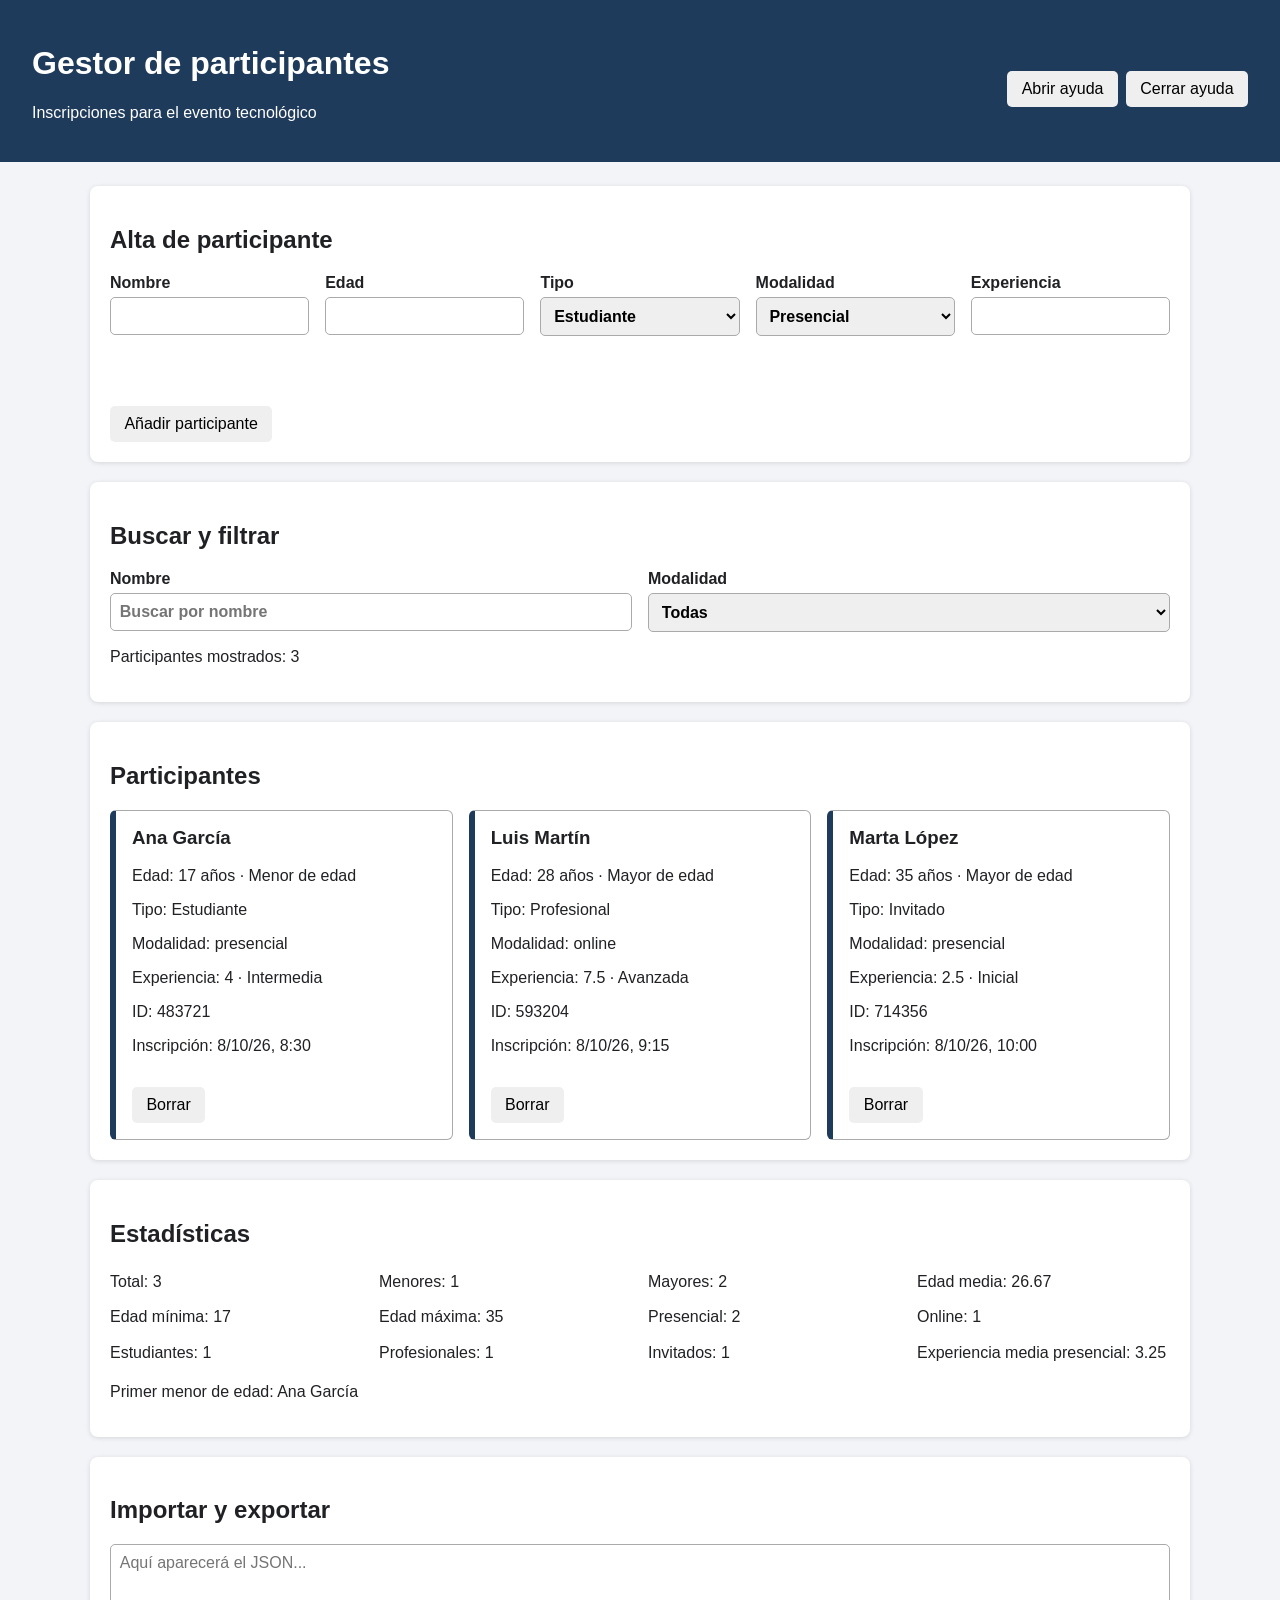
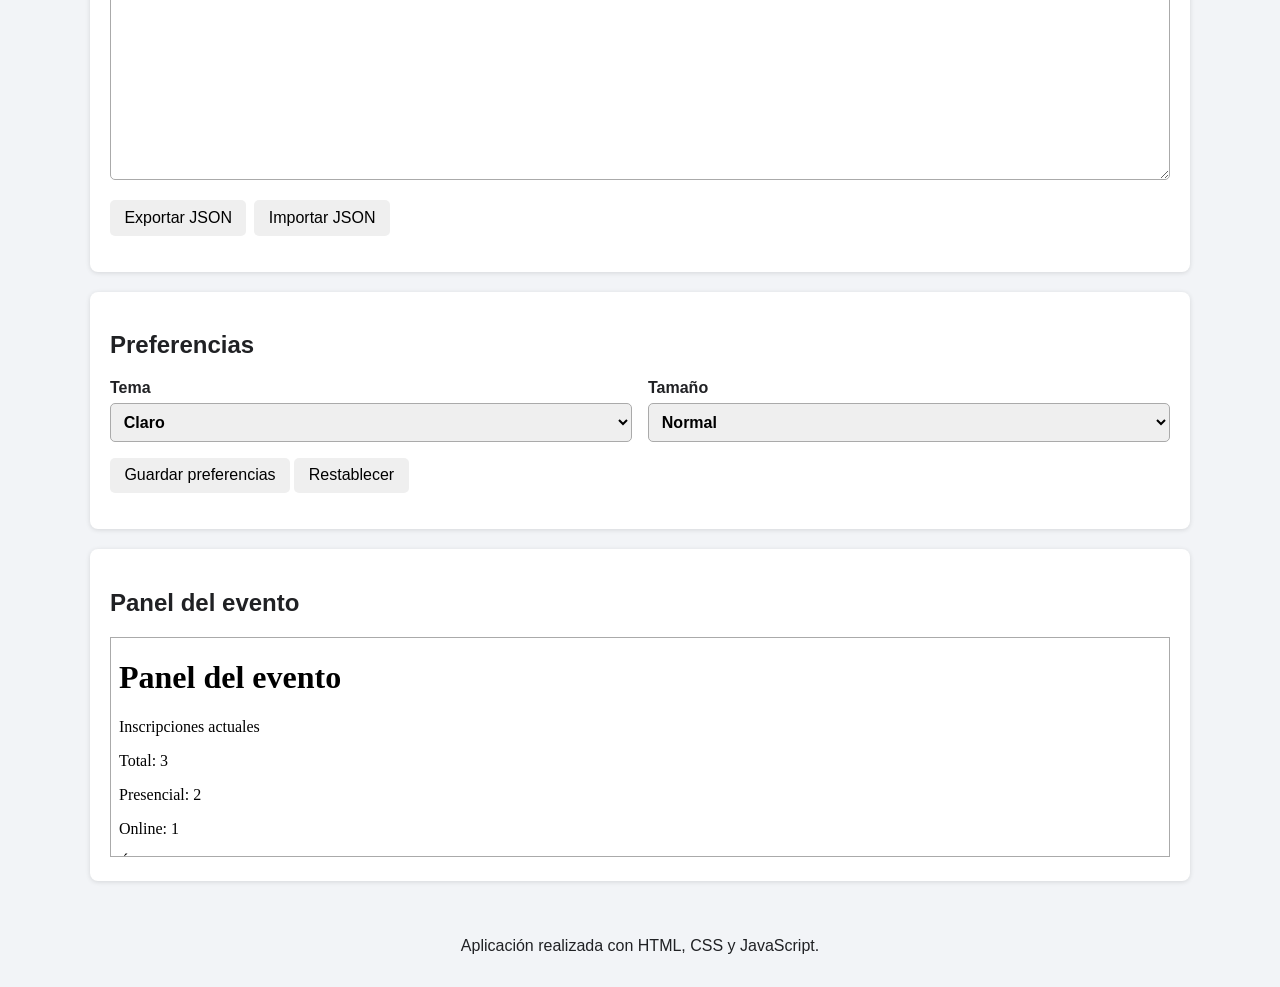
<file: index.html>
<!doctype html>
<html lang="es">
<head>
    <meta charset="utf-8">
    <meta name="viewport" content="width=device-width, initial-scale=1">
    <title>Gestor de participantes</title>
    <link rel="stylesheet" href="estilos.css">
    <script src="logic.js" defer></script>
    <script src="cookies.js" defer></script>
    <script src="app.js" defer></script>
</head>
<body>
    <header class="cabecera">
        <div>
            <h1>Gestor de participantes</h1>
            <p>Inscripciones para el evento tecnológico</p>
        </div>
        <div class="acciones">
            <button id="abrirAyuda" type="button">Abrir ayuda</button>
            <button id="cerrarAyuda" type="button">Cerrar ayuda</button>
        </div>
    </header>

    <main>
        <section class="panel">
            <h2>Alta de participante</h2>
            <form id="formulario" novalidate>
                <div class="grid-form">
                    <label>Nombre
                        <input id="nombre" name="nombre" maxlength="60">
                    </label>
                    <label>Edad
                        <input id="edad" name="edad" type="number" min="0" max="120" step="1">
                    </label>
                    <label>Tipo
                        <select id="tipo" name="tipo">
                            <option value="estudiante">Estudiante</option>
                            <option value="profesional">Profesional</option>
                            <option value="invitado">Invitado</option>
                        </select>
                    </label>
                    <label>Modalidad
                        <select id="modalidad" name="modalidad">
                            <option value="presencial">Presencial</option>
                            <option value="online">Online</option>
                        </select>
                    </label>
                    <label>Experiencia
                        <input id="experiencia" name="experiencia" type="number" min="0" max="10" step="any">
                    </label>
                </div>
                <p id="errores" class="error" role="alert"></p>
                <button type="submit">Añadir participante</button>
            </form>
        </section>

        <section class="panel">
            <h2>Buscar y filtrar</h2>
            <div class="filtros">
                <label>Nombre
                    <input id="busqueda" type="search" placeholder="Buscar por nombre">
                </label>
                <label>Modalidad
                    <select id="filtroModalidad">
                        <option value="todas">Todas</option>
                        <option value="presencial">Presencial</option>
                        <option value="online">Online</option>
                    </select>
                </label>
            </div>
            <p id="resultadoFiltro"></p>
        </section>

        <section class="panel">
            <h2>Participantes</h2>
            <div id="listaParticipantes" class="lista"></div>
        </section>

        <section class="panel">
            <h2>Estadísticas</h2>
            <div id="estadisticas" class="estadisticas"></div>
            <p id="primerMenor"></p>
        </section>

        <section class="panel">
            <h2>Importar y exportar</h2>
            <textarea id="jsonDatos" rows="12" placeholder="Aquí aparecerá el JSON..."></textarea>
            <div class="acciones">
                <button id="exportar" type="button">Exportar JSON</button>
                <button id="importar" type="button">Importar JSON</button>
            </div>
            <p id="estadoJson" role="status"></p>
        </section>

        <section class="panel">
            <h2>Preferencias</h2>
            <form id="preferencias" novalidate>
                <div class="filtros">
                    <label>Tema
                        <select id="tema">
                            <option value="claro">Claro</option>
                            <option value="oscuro">Oscuro</option>
                        </select>
                    </label>
                    <label>Tamaño
                        <select id="tamano">
                            <option value="normal">Normal</option>
                            <option value="grande">Grande</option>
                        </select>
                    </label>
                </div>
                <button type="submit">Guardar preferencias</button>
                <button id="restablecer" type="button">Restablecer</button>
            </form>
            <p id="estadoPreferencias" role="status"></p>
        </section>

        <section class="panel">
            <h2>Panel del evento</h2>
            <iframe id="panelEvento" title="Resumen del evento" src="panel.html"></iframe>
        </section>
    </main>

    <footer>
        <p>Aplicación realizada con HTML, CSS y JavaScript.</p>
    </footer>
</body>
</html>
</file>
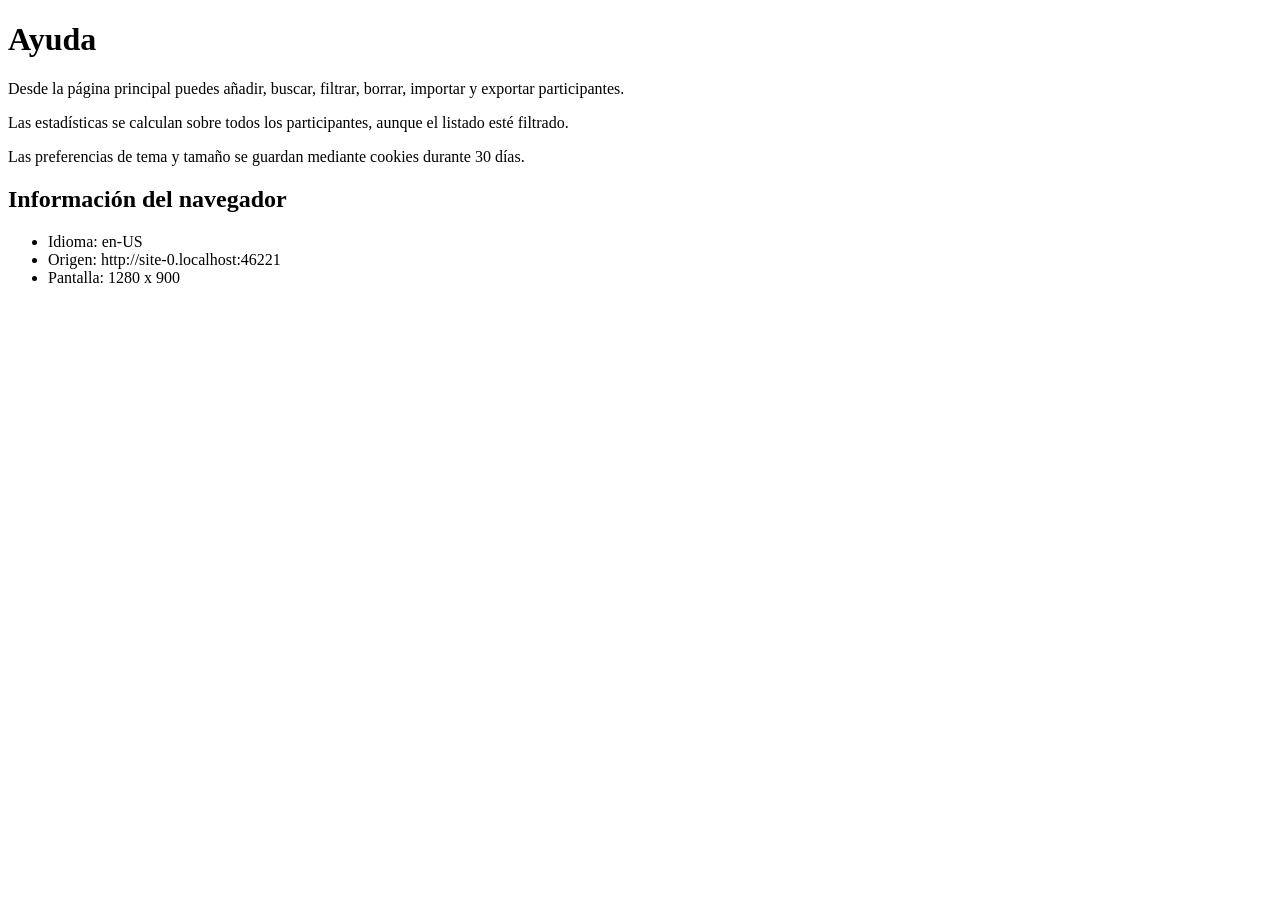
<file: ayuda.html>
<!doctype html>
<html lang="es">
<head>
    <meta charset="utf-8">
    <meta name="viewport" content="width=device-width, initial-scale=1">
    <title>Ayuda del gestor</title>
    <script src="ayuda.js" defer></script>
</head>
<body>
    <h1>Ayuda</h1>
    <p>Desde la página principal puedes añadir, buscar, filtrar, borrar, importar y exportar participantes.</p>
    <p>Las estadísticas se calculan sobre todos los participantes, aunque el listado esté filtrado.</p>
    <p>Las preferencias de tema y tamaño se guardan mediante cookies durante 30 días.</p>

    <h2>Información del navegador</h2>
    <ul>
        <li id="idioma"></li>
        <li id="origen"></li>
        <li id="pantalla"></li>
    </ul>
</body>
</html>
</file>
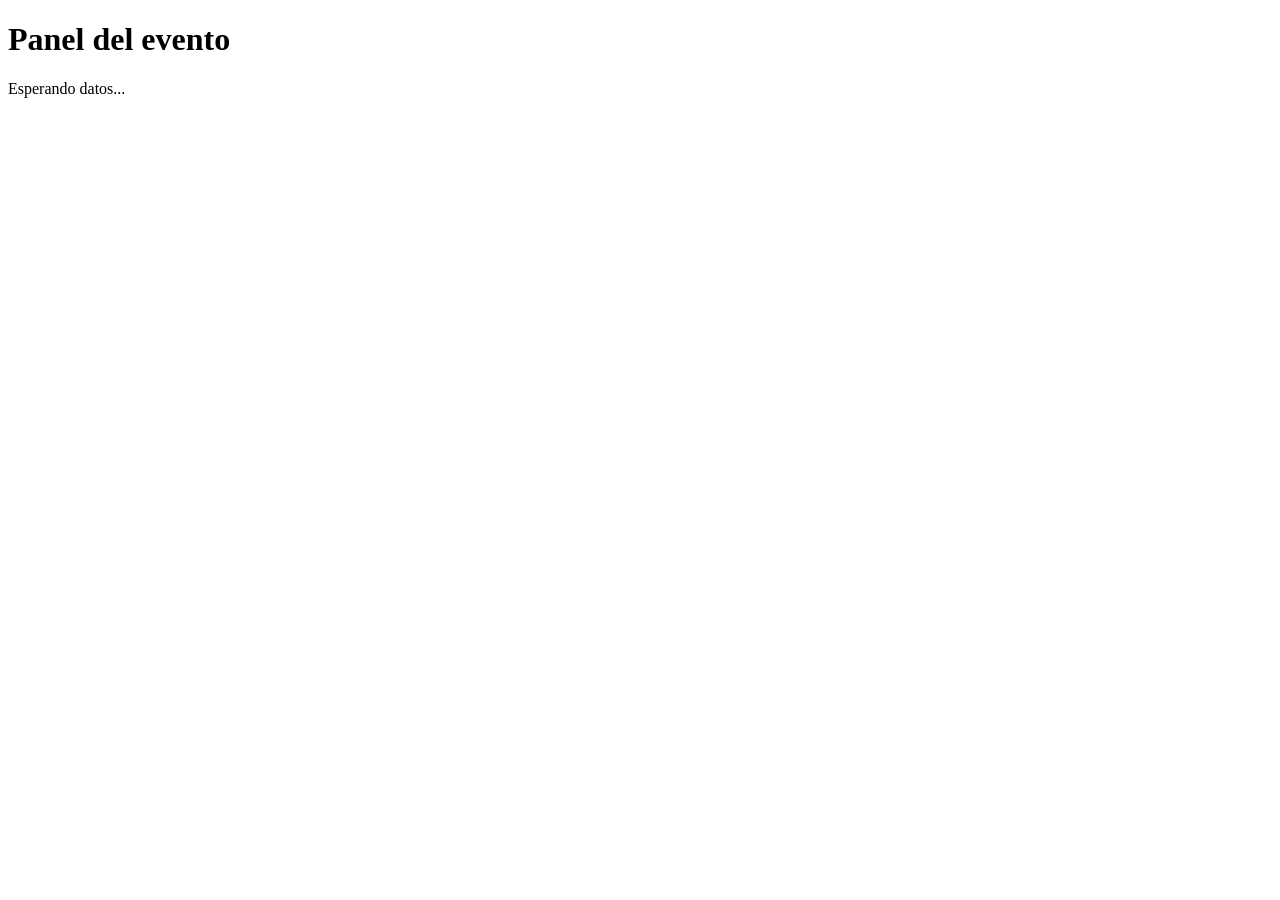
<file: panel.html>
<!doctype html>
<html lang="es">
<head>
    <meta charset="utf-8">
    <meta name="viewport" content="width=device-width, initial-scale=1">
    <title>Panel del evento</title>
    <script src="panel.js" defer></script>
</head>
<body>
    <h1>Panel del evento</h1>
    <p id="mensaje">Esperando datos...</p>
    <div id="resumen"></div>
</body>
</html>
</file>
<file: estilos.css>
* {
    box-sizing: border-box;
}

body {
    margin: 0;
    font-family: Arial, sans-serif;
    background: #f2f4f7;
    color: #202124;
}

body.oscuro {
    background: #202124;
    color: #f5f5f5;
}

body.grande {
    font-size: 1.2rem;
}

.cabecera {
    display: flex;
    justify-content: space-between;
    align-items: center;
    gap: 1rem;
    padding: 1.5rem 2rem;
    background: #1f3b5b;
    color: white;
}

main {
    width: min(1100px, 92%);
    margin: 1.5rem auto;
}

.panel {
    background: white;
    border-radius: 8px;
    padding: 1.25rem;
    margin-bottom: 1.25rem;
    box-shadow: 0 1px 5px rgba(0, 0, 0, 0.12);
}

body.oscuro .panel {
    background: #2d2f31;
}

.grid-form,
.filtros {
    display: grid;
    grid-template-columns: repeat(auto-fit, minmax(180px, 1fr));
    gap: 1rem;
}

label {
    display: flex;
    flex-direction: column;
    gap: .35rem;
    font-weight: bold;
}

input,
select,
button,
textarea {
    font: inherit;
}

input,
select,
textarea {
    padding: .55rem;
    border: 1px solid #aaa;
    border-radius: 5px;
}

button {
    margin-top: 1rem;
    padding: .55rem .9rem;
    border: 0;
    border-radius: 5px;
    cursor: pointer;
}

.acciones {
    display: flex;
    gap: .5rem;
    flex-wrap: wrap;
}

.lista {
    display: grid;
    grid-template-columns: repeat(auto-fit, minmax(260px, 1fr));
    gap: 1rem;
}

.tarjeta {
    border: 1px solid #aaa;
    border-left: 6px solid #1f3b5b;
    padding: 1rem;
    border-radius: 6px;
}

.tarjeta h3 {
    margin-top: 0;
}

.error {
    min-height: 1.4rem;
    color: #a01818;
}

.estadisticas {
    display: grid;
    grid-template-columns: repeat(auto-fit, minmax(210px, 1fr));
    gap: .5rem 1rem;
}

.estadisticas p {
    margin: .3rem 0;
}

iframe {
    width: 100%;
    min-height: 220px;
    border: 1px solid #aaa;
}

textarea {
    width: 100%;
    resize: vertical;
}

footer {
    text-align: center;
    padding: 1rem;
}
</file>
